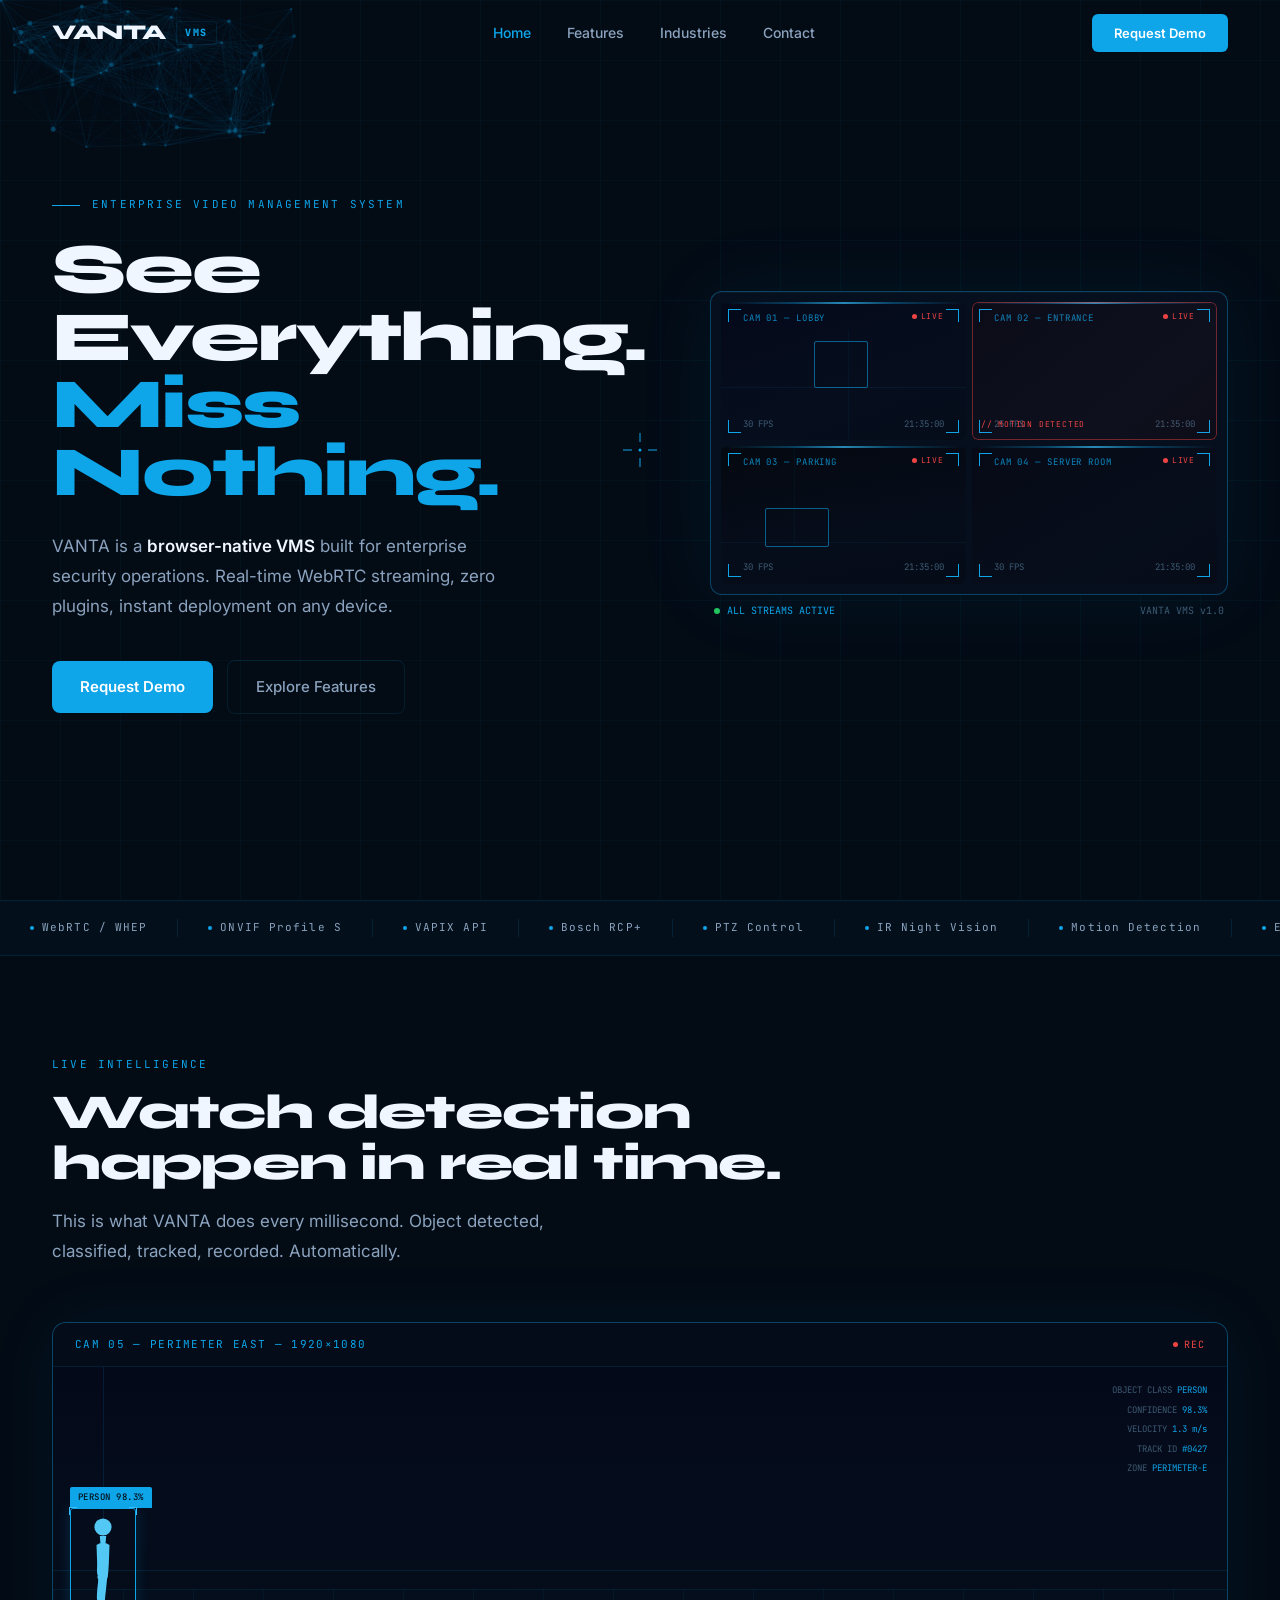
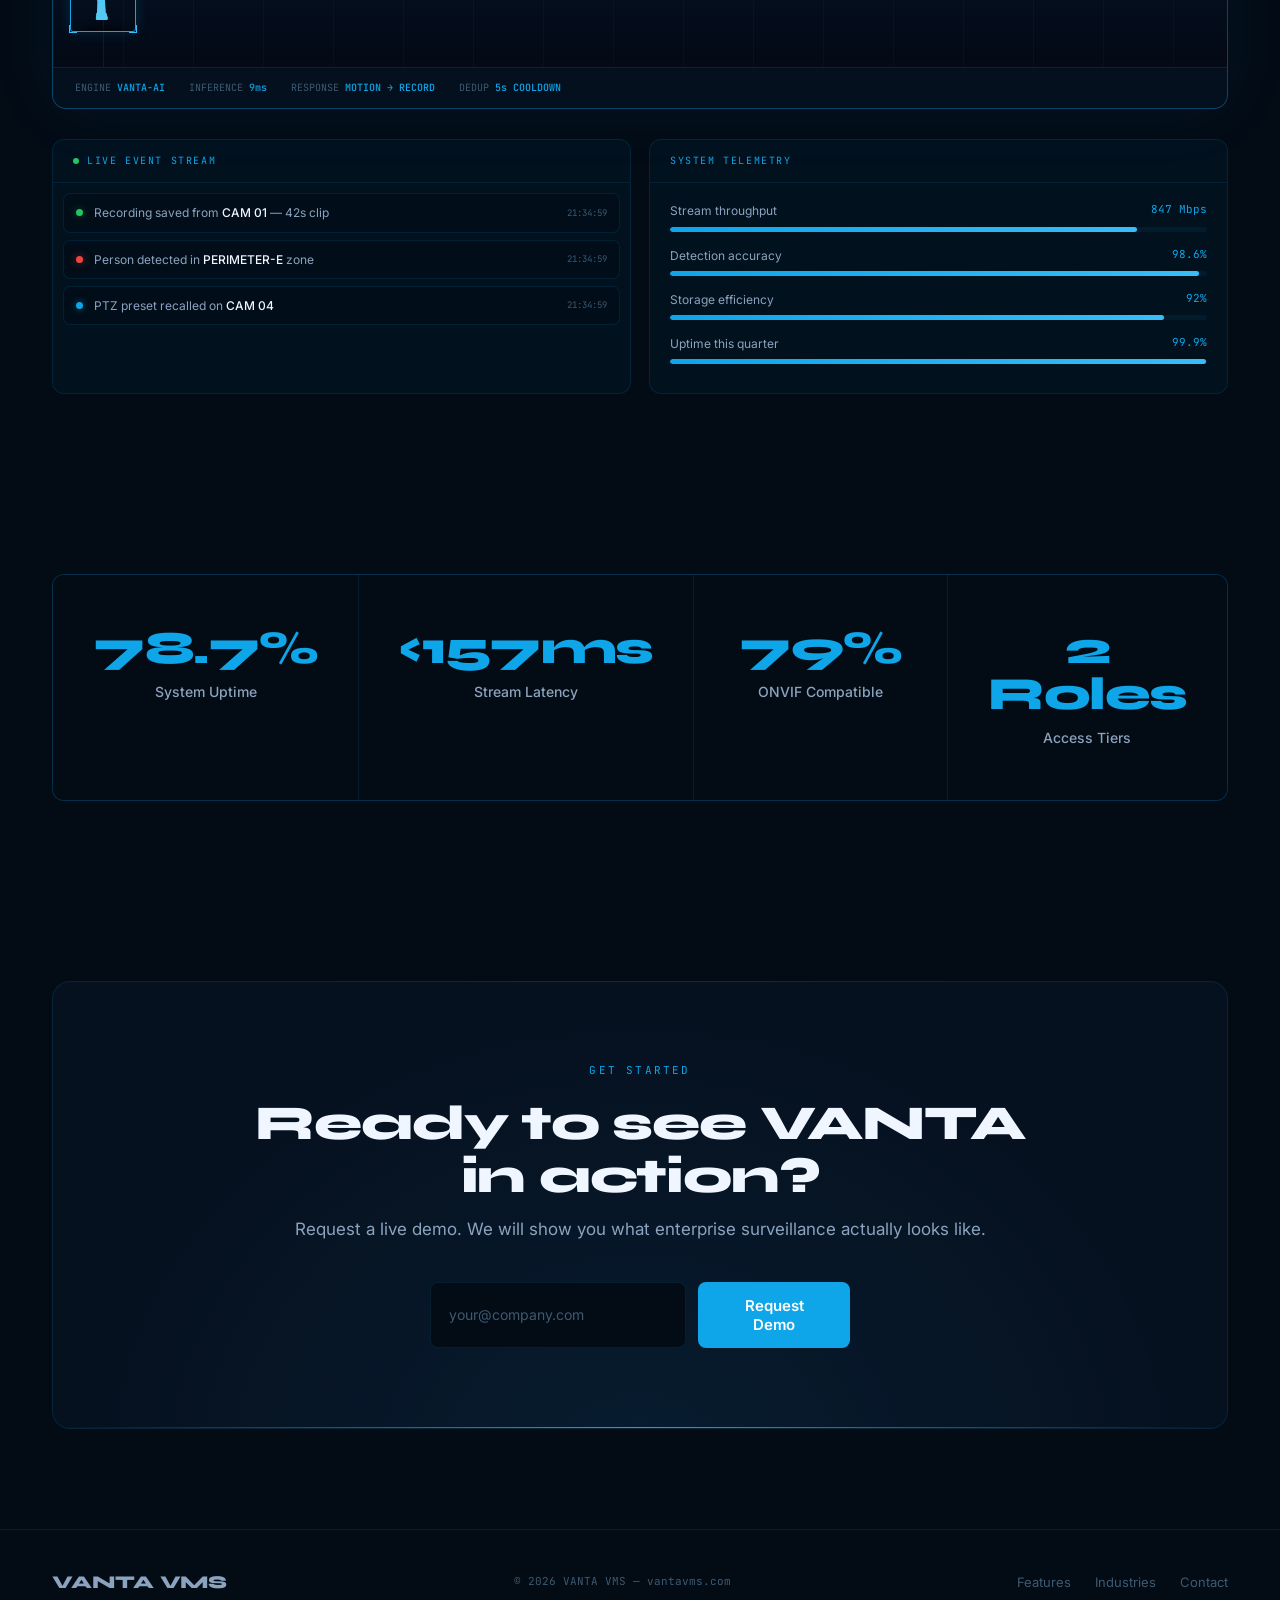
<file: index.html>
<!DOCTYPE html>
<html lang="en">
<head>
<meta charset="UTF-8">
<meta name="viewport" content="width=device-width, initial-scale=1.0">
<title>VANTA VMS — See Everything. Miss Nothing.</title>
<meta name="description" content="Browser-native enterprise video management system. WebRTC streaming, AI motion detection, PTZ control.">
<link rel="preconnect" href="https://fonts.googleapis.com">
<link rel="preconnect" href="https://fonts.gstatic.com" crossorigin>
<link href="https://fonts.googleapis.com/css2?family=Syne:wght@700;800&family=Inter:wght@300;400;500;600;700&family=JetBrains+Mono:wght@400;500&display=swap" rel="stylesheet">
<link rel="stylesheet" href="css/style.css">
</head>
<body>
<div id="reticle"><div class="rl t"></div><div class="rl b"></div><div class="rl l"></div><div class="rl r"></div><div class="rc"></div><div class="rring"></div></div>
<div id="ret-label">TRACKING</div>
<nav id="nav" class="scrolled">
  <a href="index.html" class="nav-logo">VANTA <span>VMS</span></a>
  <ul class="nav-links">
    <li><a href="index.html" class="active">Home</a></li>
    <li><a href="features.html">Features</a></li>
    <li><a href="industries.html">Industries</a></li>
    <li><a href="contact.html">Contact</a></li>
  </ul>
  <a href="contact.html" class="nav-cta">Request Demo</a>
</nav>

<section id="hero">
  <canvas id="hero-canvas"></canvas>
  <div class="hero-grid"></div>
  <div class="hero-content">
    <div>
      <div class="hero-eyebrow">Enterprise Video Management System</div>
      <h1 class="hero-title">See Everything.<br><span class="ac">Miss Nothing.</span></h1>
      <p class="hero-sub">VANTA is a <strong>browser-native VMS</strong> built for enterprise security operations. Real-time WebRTC streaming, zero plugins, instant deployment on any device.</p>
      <div class="hero-acts">
        <a href="contact.html" class="btn-p">Request Demo</a>
        <a href="features.html" class="btn-g">Explore Features</a>
      </div>
    </div>
    <div>
      <div class="cam-wrap">
        <div class="cam-grid" id="camgrid">
<div class="cam-feed">
            <div class="cam-bg"></div><div class="scene-lines"></div>
            <div class="cam-scan"></div>
            <div class="cc tl"></div><div class="cc tr"></div><div class="cc bl"></div><div class="cc br"></div>
            <div class="cam-detect" style="top:28%;left:38%;width:22%;height:34%"></div>
            <div class="cam-lbl">CAM 01 &mdash; LOBBY</div>
            <div class="cam-live-badge"><div class="live-dot"></div>LIVE</div>
            <div class="cam-fps">30 FPS</div>
            <div class="cam-ts" id="ts0"></div>
            <div class="cam-motion" id="m0"><div class="motion-lbl">// MOTION DETECTED</div></div>
            <div class="cam-hover"></div>
          </div>
<div class="cam-feed">
            <div class="cam-bg"></div><div class="scene-lines"></div>
            <div class="cam-scan"></div>
            <div class="cc tl"></div><div class="cc tr"></div><div class="cc bl"></div><div class="cc br"></div>
            
            <div class="cam-lbl">CAM 02 &mdash; ENTRANCE</div>
            <div class="cam-live-badge"><div class="live-dot"></div>LIVE</div>
            <div class="cam-fps">25 FPS</div>
            <div class="cam-ts" id="ts1"></div>
            <div class="cam-motion" id="m1"><div class="motion-lbl">// MOTION DETECTED</div></div>
            <div class="cam-hover"></div>
          </div>
<div class="cam-feed">
            <div class="cam-bg"></div><div class="scene-lines"></div>
            <div class="cam-scan"></div>
            <div class="cc tl"></div><div class="cc tr"></div><div class="cc bl"></div><div class="cc br"></div>
            <div class="cam-detect" style="top:45%;left:18%;width:26%;height:28%"></div>
            <div class="cam-lbl">CAM 03 &mdash; PARKING</div>
            <div class="cam-live-badge"><div class="live-dot"></div>LIVE</div>
            <div class="cam-fps">30 FPS</div>
            <div class="cam-ts" id="ts2"></div>
            <div class="cam-motion" id="m2"><div class="motion-lbl">// MOTION DETECTED</div></div>
            <div class="cam-hover"></div>
          </div>
<div class="cam-feed">
            <div class="cam-bg"></div><div class="scene-lines"></div>
            <div class="cam-scan"></div>
            <div class="cc tl"></div><div class="cc tr"></div><div class="cc bl"></div><div class="cc br"></div>
            
            <div class="cam-lbl">CAM 04 &mdash; SERVER ROOM</div>
            <div class="cam-live-badge"><div class="live-dot"></div>LIVE</div>
            <div class="cam-fps">30 FPS</div>
            <div class="cam-ts" id="ts3"></div>
            <div class="cam-motion" id="m3"><div class="motion-lbl">// MOTION DETECTED</div></div>
            <div class="cam-hover"></div>
          </div>
        </div>
        <div class="cam-statusbar">
          <div class="sb-left"><div class="sb-dot"></div>ALL STREAMS ACTIVE</div>
          <div class="sb-right" id="sb-time"></div>
        </div>
      </div>
    </div>
  </div>
</section>

<div class="strip"><div class="strip-track" id="strip-track"></div></div>

<!-- LIVE DETECTION DEMO -->
<div class="sec" id="detection">
  <div class="rv">
    <div class="ey">Live Intelligence</div>
    <h2 class="sec-h">Watch detection<br>happen in real time.</h2>
    <p class="sec-sub">This is what VANTA does every millisecond. Object detected, classified, tracked, recorded. Automatically.</p>
  </div>
  <div class="det-wrap rv d1">
    <div class="det-head">
      <div class="det-head-l">CAM 05 &mdash; PERIMETER EAST &mdash; 1920&times;1080</div>
      <div class="det-head-r"><div class="live-dot"></div>REC</div>
    </div>
    <div class="det-stage" id="detstage">
      <div class="det-crosshair-x" id="chx"></div>
      <div class="det-crosshair-y" id="chy"></div>
      <div class="det-floor"></div>
      <div class="det-gridfloor"></div>
      <div class="walker-shadow" id="wshadow" style="bottom:11.5%"></div>
      <svg id="walker" width="58" height="116" viewBox="0 0 58 116">
        <ellipse cx="29" cy="111" rx="0" ry="0"/>
        <g fill="#54c8f5">
          <g id="armB" style="transform-origin:29px 40px;opacity:.45">
            <path d="M26 36 L23.5 56 Q23 60 24.5 63 L28.5 62 Q28 58 28.6 54 L31 38 Z"/>
          </g>
          <g id="legB" style="transform-origin:29px 64px;opacity:.45">
            <path d="M25 60 L23 82 Q22.6 86 23.5 90 L23 102 L31.5 102 L30.5 88 Q31 82 31.8 76 L33 62 Z"/>
            <path d="M22.5 101 L32 101 L33.5 106 Q34 108 32 108 L23 108 Q21.5 108 22 105.5 Z"/>
          </g>
          <path d="M22.5 33 Q29 28.5 35.5 33 L34.8 52 Q34.5 60 33.5 66 Q29 69 24.5 66 Q23.4 60 23.2 52 Z"/>
          <path d="M25.8 24 L32.2 24 L31.6 31 L26.4 31 Z"/>
          <circle cx="29" cy="15" r="8.6"/>
          <path d="M21.8 16 Q20.6 11 24 7.6 Q22 13 22.8 17 Z" opacity=".8"/>
          <g id="legF" style="transform-origin:29px 64px">
            <path d="M25 60 L23 82 Q22.6 86 23.5 90 L23 102 L32 102 L31 88 Q31.4 82 32.2 76 L33.5 62 Z"/>
            <path d="M22.5 101 L32.5 101 L34 106 Q34.5 108 32.5 108 L23 108 Q21.5 108 22 105.5 Z"/>
          </g>
          <g id="armF" style="transform-origin:29px 40px">
            <path d="M25.5 35.5 L23 57 Q22.6 61 24 64.5 L28.5 63.5 Q28 59 28.6 55 L31 37.5 Z"/>
            <circle cx="26" cy="65" r="2.6"/>
          </g>
        </g>
      </svg>
      <div id="detbox" style="width:74px;height:124px">
        <div class="db-lbl" id="dblbl">PERSON 98.2%</div>
        <div class="db-c tl"></div><div class="db-c tr"></div><div class="db-c bl"></div><div class="db-c br"></div>
      </div>
      <div class="det-telemetry">
        <div>OBJECT CLASS <span class="tv">PERSON</span></div>
        <div>CONFIDENCE <span class="tv" id="tconf">98.2%</span></div>
        <div>VELOCITY <span class="tv" id="tvel">1.3 m/s</span></div>
        <div>TRACK ID <span class="tv">#0427</span></div>
        <div>ZONE <span class="tv">PERIMETER-E</span></div>
      </div>
    </div>
    <div class="det-foot">
      <span>ENGINE <b>VANTA-AI</b></span>
      <span>INFERENCE <b id="tinf">11ms</b></span>
      <span>RESPONSE <b>MOTION &rarr; RECORD</b></span>
      <span>DEDUP <b>5s COOLDOWN</b></span>
    </div>
  </div>
  <div class="feed-wrap">
    <div class="feed-col rv d2">
      <div class="feed-title"><div class="sb-dot"></div>LIVE EVENT STREAM</div>
      <div class="feed-list" id="feedlist"></div>
    </div>
    <div class="feed-col rv d3">
      <div class="feed-title">SYSTEM TELEMETRY</div>
      <div class="feed-stats">
        <div class="fs-row"><div class="fs-head"><span>Stream throughput</span><span id="fsv0">0 Mbps</span></div><div class="fs-bar"><div class="fs-fill" id="fsb0"></div></div></div>
        <div class="fs-row"><div class="fs-head"><span>Detection accuracy</span><span id="fsv1">0%</span></div><div class="fs-bar"><div class="fs-fill" id="fsb1"></div></div></div>
        <div class="fs-row"><div class="fs-head"><span>Storage efficiency</span><span id="fsv2">0%</span></div><div class="fs-bar"><div class="fs-fill" id="fsb2"></div></div></div>
        <div class="fs-row"><div class="fs-head"><span>Uptime this quarter</span><span id="fsv3">0%</span></div><div class="fs-bar"><div class="fs-fill" id="fsb3"></div></div></div>
      </div>
    </div>
  </div>
</div>

<div style="padding:80px 52px" id="stats">
  <div class="stat-grid">
    <div class="stat-cell rv"><div class="stat-n" data-t="99.9" data-s="%" data-dec="1">0%</div><div class="stat-l">System Uptime</div></div>
    <div class="stat-cell rv d1"><div class="stat-n" data-t="200" data-p="&lt;" data-s="ms">0</div><div class="stat-l">Stream Latency</div></div>
    <div class="stat-cell rv d2"><div class="stat-n" data-t="100" data-s="%">0</div><div class="stat-l">ONVIF Compatible</div></div>
    <div class="stat-cell rv d3"><div class="stat-n" data-t="3" data-s=" Roles">0</div><div class="stat-l">Access Tiers</div></div>
  </div>
</div>

<div class="sec" id="cta">
  <div class="cta-box rv">
    <div class="ey" style="text-align:center;margin-bottom:18px">Get Started</div>
    <h2 class="cta-t">Ready to see VANTA<br>in action?</h2>
    <p class="cta-s">Request a live demo. We will show you what enterprise surveillance actually looks like.</p>
    <div class="cta-row">
      <input type="email" class="cta-inp" placeholder="your@company.com" id="demo-email">
      <button class="btn-p" id="demo-btn" onclick="handleDemo()">Request Demo</button>
    </div>
  </div>
</div>

<footer>
  <div class="foot-logo">VANTA VMS</div>
  <div class="foot-copy">&#169; 2026 VANTA VMS &mdash; vantavms.com</div>
  <div class="foot-links">
    <a href="features.html">Features</a>
    <a href="industries.html">Industries</a>
    <a href="contact.html">Contact</a>
  </div>
</footer>
<script src="js/main.js"></script>
</body>
</html>
</file>
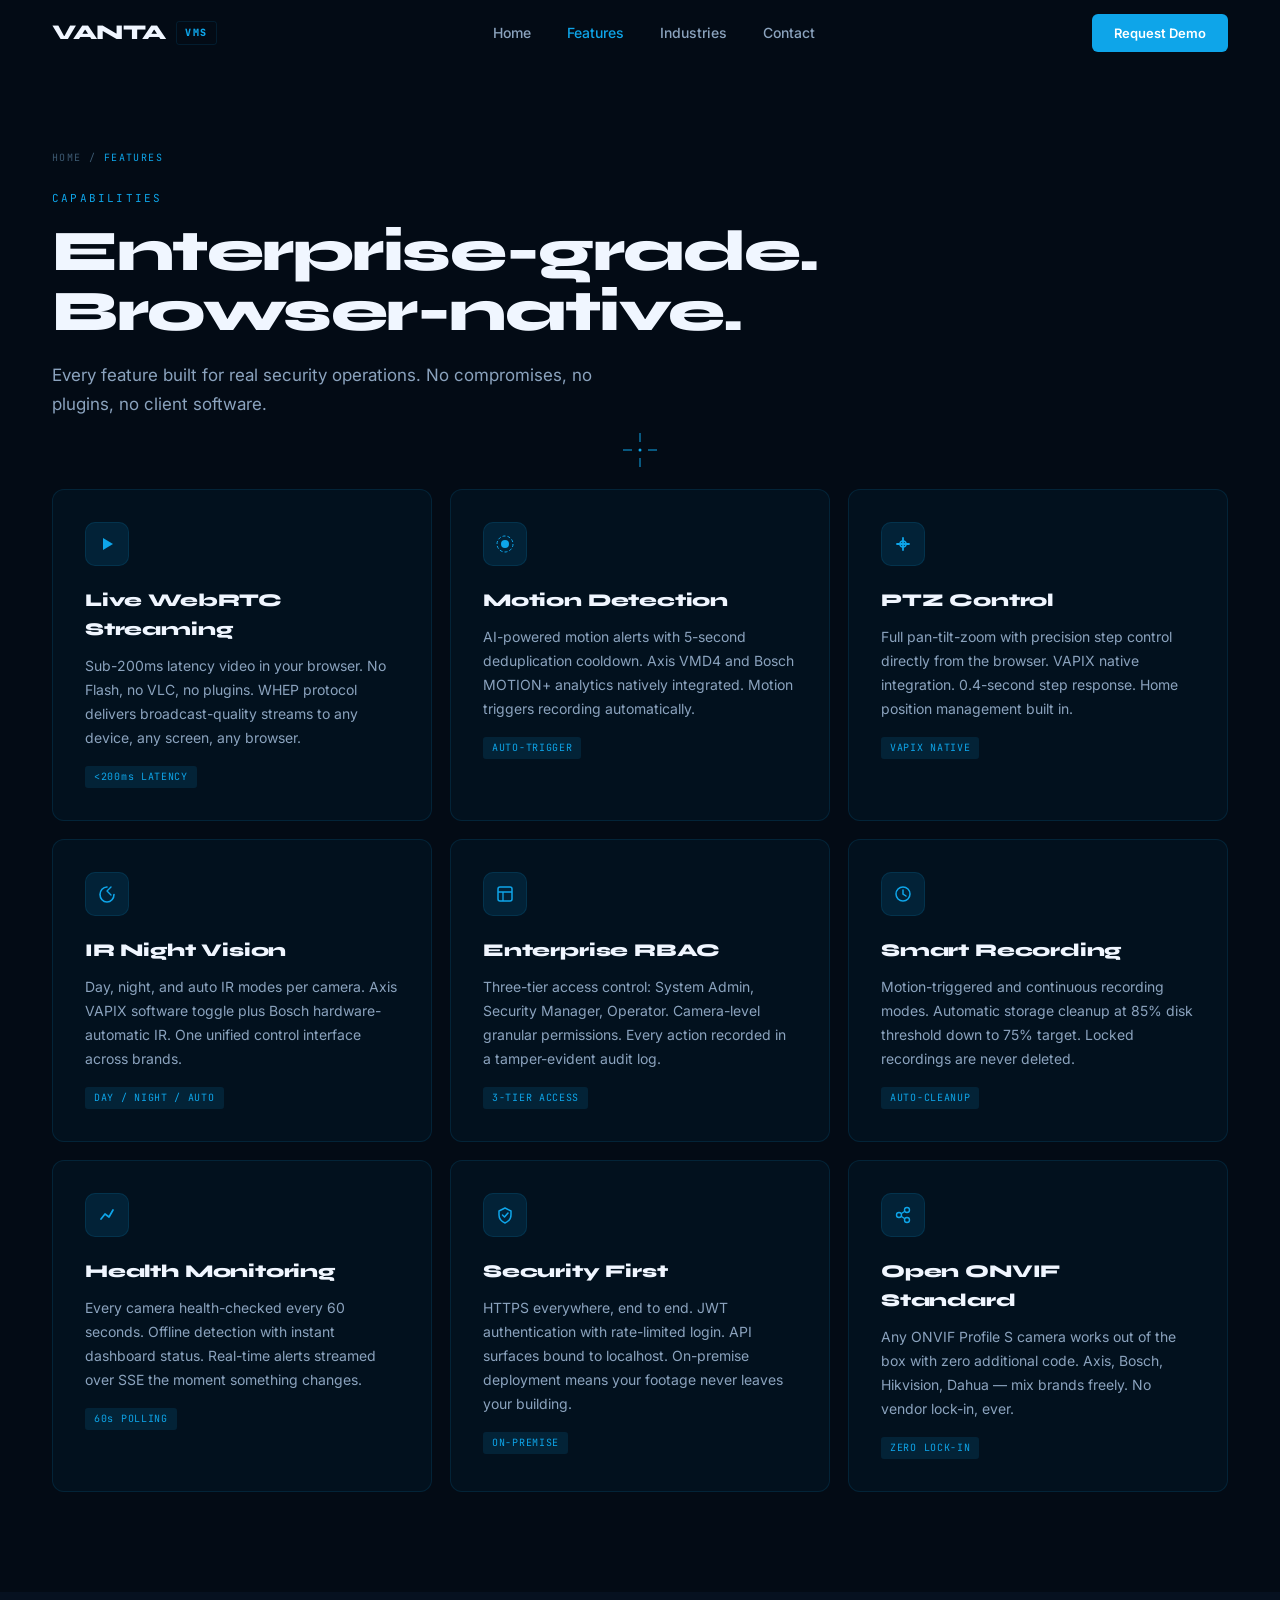
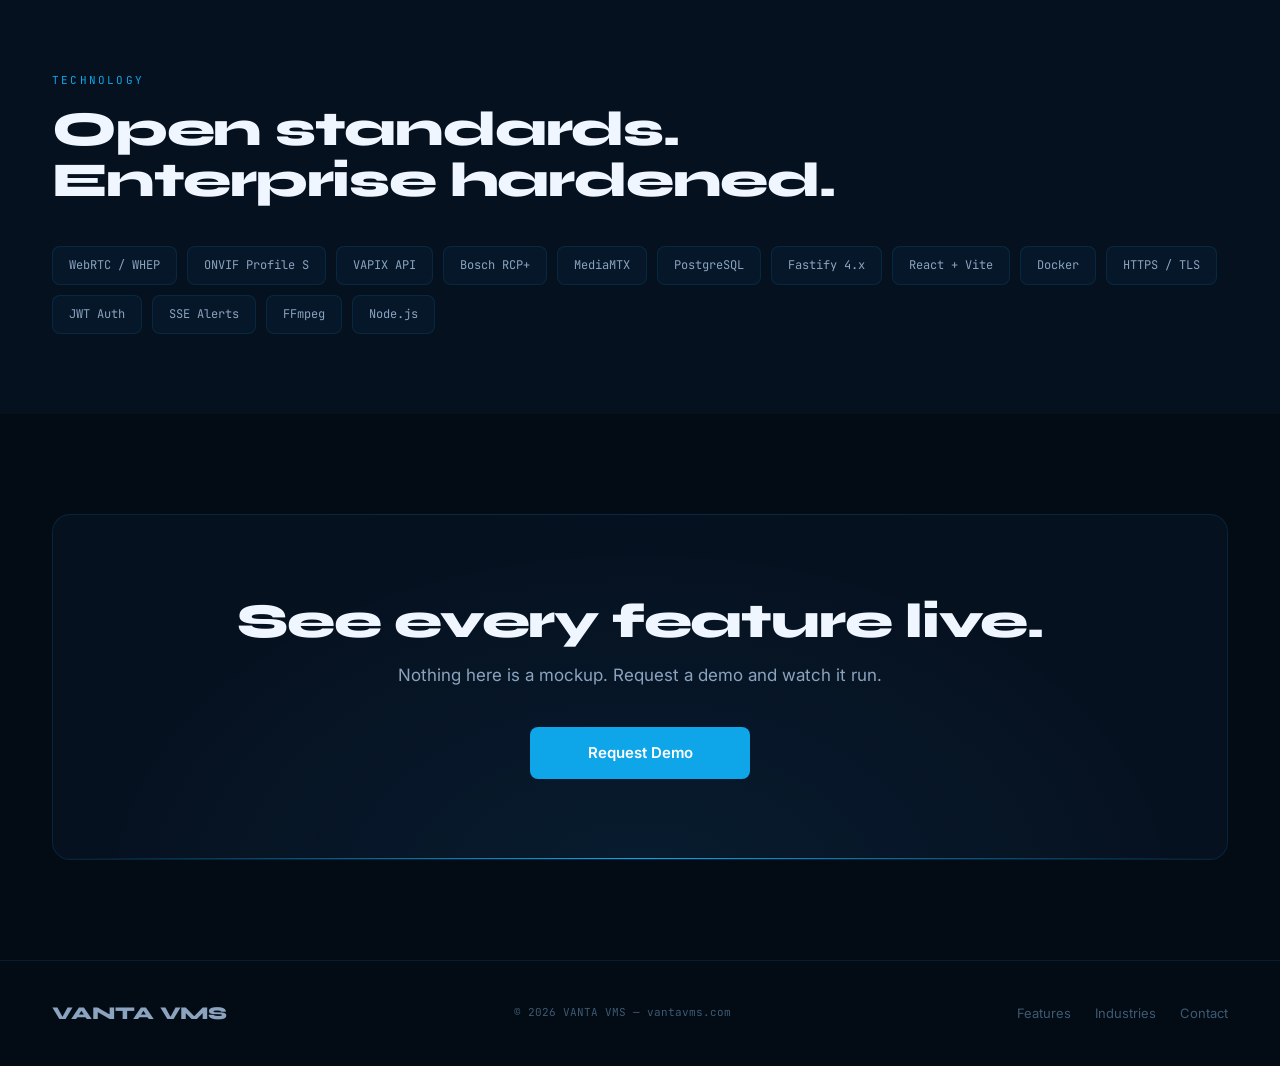
<file: features.html>
<!DOCTYPE html>
<html lang="en">
<head>
<meta charset="UTF-8">
<meta name="viewport" content="width=device-width, initial-scale=1.0">
<title>Features — VANTA VMS</title>
<meta name="description" content="Browser-native enterprise video management system. WebRTC streaming, AI motion detection, PTZ control.">
<link rel="preconnect" href="https://fonts.googleapis.com">
<link rel="preconnect" href="https://fonts.gstatic.com" crossorigin>
<link href="https://fonts.googleapis.com/css2?family=Syne:wght@700;800&family=Inter:wght@300;400;500;600;700&family=JetBrains+Mono:wght@400;500&display=swap" rel="stylesheet">
<link rel="stylesheet" href="css/style.css">
</head>
<body>
<div id="reticle"><div class="rl t"></div><div class="rl b"></div><div class="rl l"></div><div class="rl r"></div><div class="rc"></div><div class="rring"></div></div>
<div id="ret-label">TRACKING</div>
<nav id="nav" class="scrolled">
  <a href="index.html" class="nav-logo">VANTA <span>VMS</span></a>
  <ul class="nav-links">
    <li><a href="index.html">Home</a></li>
    <li><a href="features.html" class="active">Features</a></li>
    <li><a href="industries.html">Industries</a></li>
    <li><a href="contact.html">Contact</a></li>
  </ul>
  <a href="contact.html" class="nav-cta">Request Demo</a>
</nav>


<div class="page-hero">
  <div class="crumb"><a href="index.html">HOME</a> / <span>FEATURES</span></div>
  <div class="ey">Capabilities</div>
  <h1 class="sec-h">Enterprise-grade.<br>Browser-native.</h1>
  <p class="sec-sub">Every feature built for real security operations. No compromises, no plugins, no client software.</p>
</div>

<div class="sec" style="padding-top:0">
  <div class="feat-grid" style="margin-top:0">
    <div class="feat-card rv">
      <div class="feat-ico"><svg width="20" height="20" viewBox="0 0 20 20" fill="none"><polygon points="6,4 16,10 6,16" fill="#0ea5e9"/></svg></div>
      <div class="feat-name">Live WebRTC Streaming</div>
      <div class="feat-desc">Sub-200ms latency video in your browser. No Flash, no VLC, no plugins. WHEP protocol delivers broadcast-quality streams to any device, any screen, any browser.</div>
      <div class="feat-tag">&lt;200ms LATENCY</div>
    </div>
    <div class="feat-card rv d1">
      <div class="feat-ico"><svg width="20" height="20" viewBox="0 0 20 20" fill="none"><circle cx="10" cy="10" r="4" fill="#0ea5e9"/><circle cx="10" cy="10" r="8" stroke="#0ea5e9" stroke-width="1" fill="none" stroke-dasharray="3 2"/></svg></div>
      <div class="feat-name">Motion Detection</div>
      <div class="feat-desc">AI-powered motion alerts with 5-second deduplication cooldown. Axis VMD4 and Bosch MOTION+ analytics natively integrated. Motion triggers recording automatically.</div>
      <div class="feat-tag">AUTO-TRIGGER</div>
    </div>
    <div class="feat-card rv d2">
      <div class="feat-ico"><svg width="20" height="20" viewBox="0 0 20 20" fill="none"><path d="M10 4v12M4 10h12" stroke="#0ea5e9" stroke-width="1.8" stroke-linecap="round"/><circle cx="10" cy="10" r="3" stroke="#0ea5e9" stroke-width="1.5" fill="none"/></svg></div>
      <div class="feat-name">PTZ Control</div>
      <div class="feat-desc">Full pan-tilt-zoom with precision step control directly from the browser. VAPIX native integration. 0.4-second step response. Home position management built in.</div>
      <div class="feat-tag">VAPIX NATIVE</div>
    </div>
    <div class="feat-card rv">
      <div class="feat-ico"><svg width="20" height="20" viewBox="0 0 20 20" fill="none"><path d="M10 3 C6 3 3 6.5 3 10.5 C3 14.5 6 18 10 18 C14 18 17 14.5 17 10.5" stroke="#0ea5e9" stroke-width="1.6" fill="none" stroke-linecap="round"/><path d="M14 3 L10 7 L14 11" stroke="#0ea5e9" stroke-width="1.4" fill="none" stroke-linecap="round" stroke-linejoin="round"/></svg></div>
      <div class="feat-name">IR Night Vision</div>
      <div class="feat-desc">Day, night, and auto IR modes per camera. Axis VAPIX software toggle plus Bosch hardware-automatic IR. One unified control interface across brands.</div>
      <div class="feat-tag">DAY / NIGHT / AUTO</div>
    </div>
    <div class="feat-card rv d1">
      <div class="feat-ico"><svg width="20" height="20" viewBox="0 0 20 20" fill="none"><rect x="3" y="3" width="14" height="14" rx="2" stroke="#0ea5e9" stroke-width="1.5" fill="none"/><path d="M3 8h14M8 8v9" stroke="#0ea5e9" stroke-width="1.3"/></svg></div>
      <div class="feat-name">Enterprise RBAC</div>
      <div class="feat-desc">Three-tier access control: System Admin, Security Manager, Operator. Camera-level granular permissions. Every action recorded in a tamper-evident audit log.</div>
      <div class="feat-tag">3-TIER ACCESS</div>
    </div>
    <div class="feat-card rv d2">
      <div class="feat-ico"><svg width="20" height="20" viewBox="0 0 20 20" fill="none"><circle cx="10" cy="10" r="7" stroke="#0ea5e9" stroke-width="1.5" fill="none"/><path d="M10 6v4l3 2" stroke="#0ea5e9" stroke-width="1.5" stroke-linecap="round"/></svg></div>
      <div class="feat-name">Smart Recording</div>
      <div class="feat-desc">Motion-triggered and continuous recording modes. Automatic storage cleanup at 85% disk threshold down to 75% target. Locked recordings are never deleted.</div>
      <div class="feat-tag">AUTO-CLEANUP</div>
    </div>
    <div class="feat-card rv">
      <div class="feat-ico"><svg width="20" height="20" viewBox="0 0 20 20" fill="none"><path d="M4 14 L8 9 L12 12 L16 5" stroke="#0ea5e9" stroke-width="1.7" fill="none" stroke-linecap="round" stroke-linejoin="round"/></svg></div>
      <div class="feat-name">Health Monitoring</div>
      <div class="feat-desc">Every camera health-checked every 60 seconds. Offline detection with instant dashboard status. Real-time alerts streamed over SSE the moment something changes.</div>
      <div class="feat-tag">60s POLLING</div>
    </div>
    <div class="feat-card rv d1">
      <div class="feat-ico"><svg width="20" height="20" viewBox="0 0 20 20" fill="none"><path d="M10 3l6 3v4c0 4-2.5 6.5-6 8-3.5-1.5-6-4-6-8V6z" stroke="#0ea5e9" stroke-width="1.5" fill="none" stroke-linejoin="round"/><path d="M7.5 10l2 2 3.5-4" stroke="#0ea5e9" stroke-width="1.5" fill="none" stroke-linecap="round" stroke-linejoin="round"/></svg></div>
      <div class="feat-name">Security First</div>
      <div class="feat-desc">HTTPS everywhere, end to end. JWT authentication with rate-limited login. API surfaces bound to localhost. On-premise deployment means your footage never leaves your building.</div>
      <div class="feat-tag">ON-PREMISE</div>
    </div>
    <div class="feat-card rv d2">
      <div class="feat-ico"><svg width="20" height="20" viewBox="0 0 20 20" fill="none"><circle cx="6" cy="10" r="2.5" stroke="#0ea5e9" stroke-width="1.4" fill="none"/><circle cx="14" cy="5" r="2.5" stroke="#0ea5e9" stroke-width="1.4" fill="none"/><circle cx="14" cy="15" r="2.5" stroke="#0ea5e9" stroke-width="1.4" fill="none"/><path d="M8.2 8.8l3.6-2.6M8.2 11.2l3.6 2.6" stroke="#0ea5e9" stroke-width="1.3"/></svg></div>
      <div class="feat-name">Open ONVIF Standard</div>
      <div class="feat-desc">Any ONVIF Profile S camera works out of the box with zero additional code. Axis, Bosch, Hikvision, Dahua &mdash; mix brands freely. No vendor lock-in, ever.</div>
      <div class="feat-tag">ZERO LOCK-IN</div>
    </div>
  </div>
</div>

<div class="sec-full" style="background:var(--bg2);padding:80px 52px">
  <div class="sec-inner">
    <div class="rv"><div class="ey">Technology</div><h2 class="sec-h">Open standards.<br>Enterprise hardened.</h2></div>
    <div class="tech-badges rv">
      <div class="tbadge">WebRTC / WHEP</div><div class="tbadge">ONVIF Profile S</div>
      <div class="tbadge">VAPIX API</div><div class="tbadge">Bosch RCP+</div>
      <div class="tbadge">MediaMTX</div><div class="tbadge">PostgreSQL</div>
      <div class="tbadge">Fastify 4.x</div><div class="tbadge">React + Vite</div>
      <div class="tbadge">Docker</div><div class="tbadge">HTTPS / TLS</div>
      <div class="tbadge">JWT Auth</div><div class="tbadge">SSE Alerts</div>
      <div class="tbadge">FFmpeg</div><div class="tbadge">Node.js</div>
    </div>
  </div>
</div>

<div class="sec">
  <div class="cta-box rv">
    <h2 class="cta-t">See every feature live.</h2>
    <p class="cta-s">Nothing here is a mockup. Request a demo and watch it run.</p>
    <div class="cta-row" style="max-width:220px">
      <a href="contact.html" class="btn-p" style="width:100%;text-align:center">Request Demo</a>
    </div>
  </div>
</div>

<footer>
  <div class="foot-logo">VANTA VMS</div>
  <div class="foot-copy">&#169; 2026 VANTA VMS &mdash; vantavms.com</div>
  <div class="foot-links">
    <a href="features.html">Features</a>
    <a href="industries.html">Industries</a>
    <a href="contact.html">Contact</a>
  </div>
</footer>
<script src="js/main.js"></script>
</body>
</html>
</file>
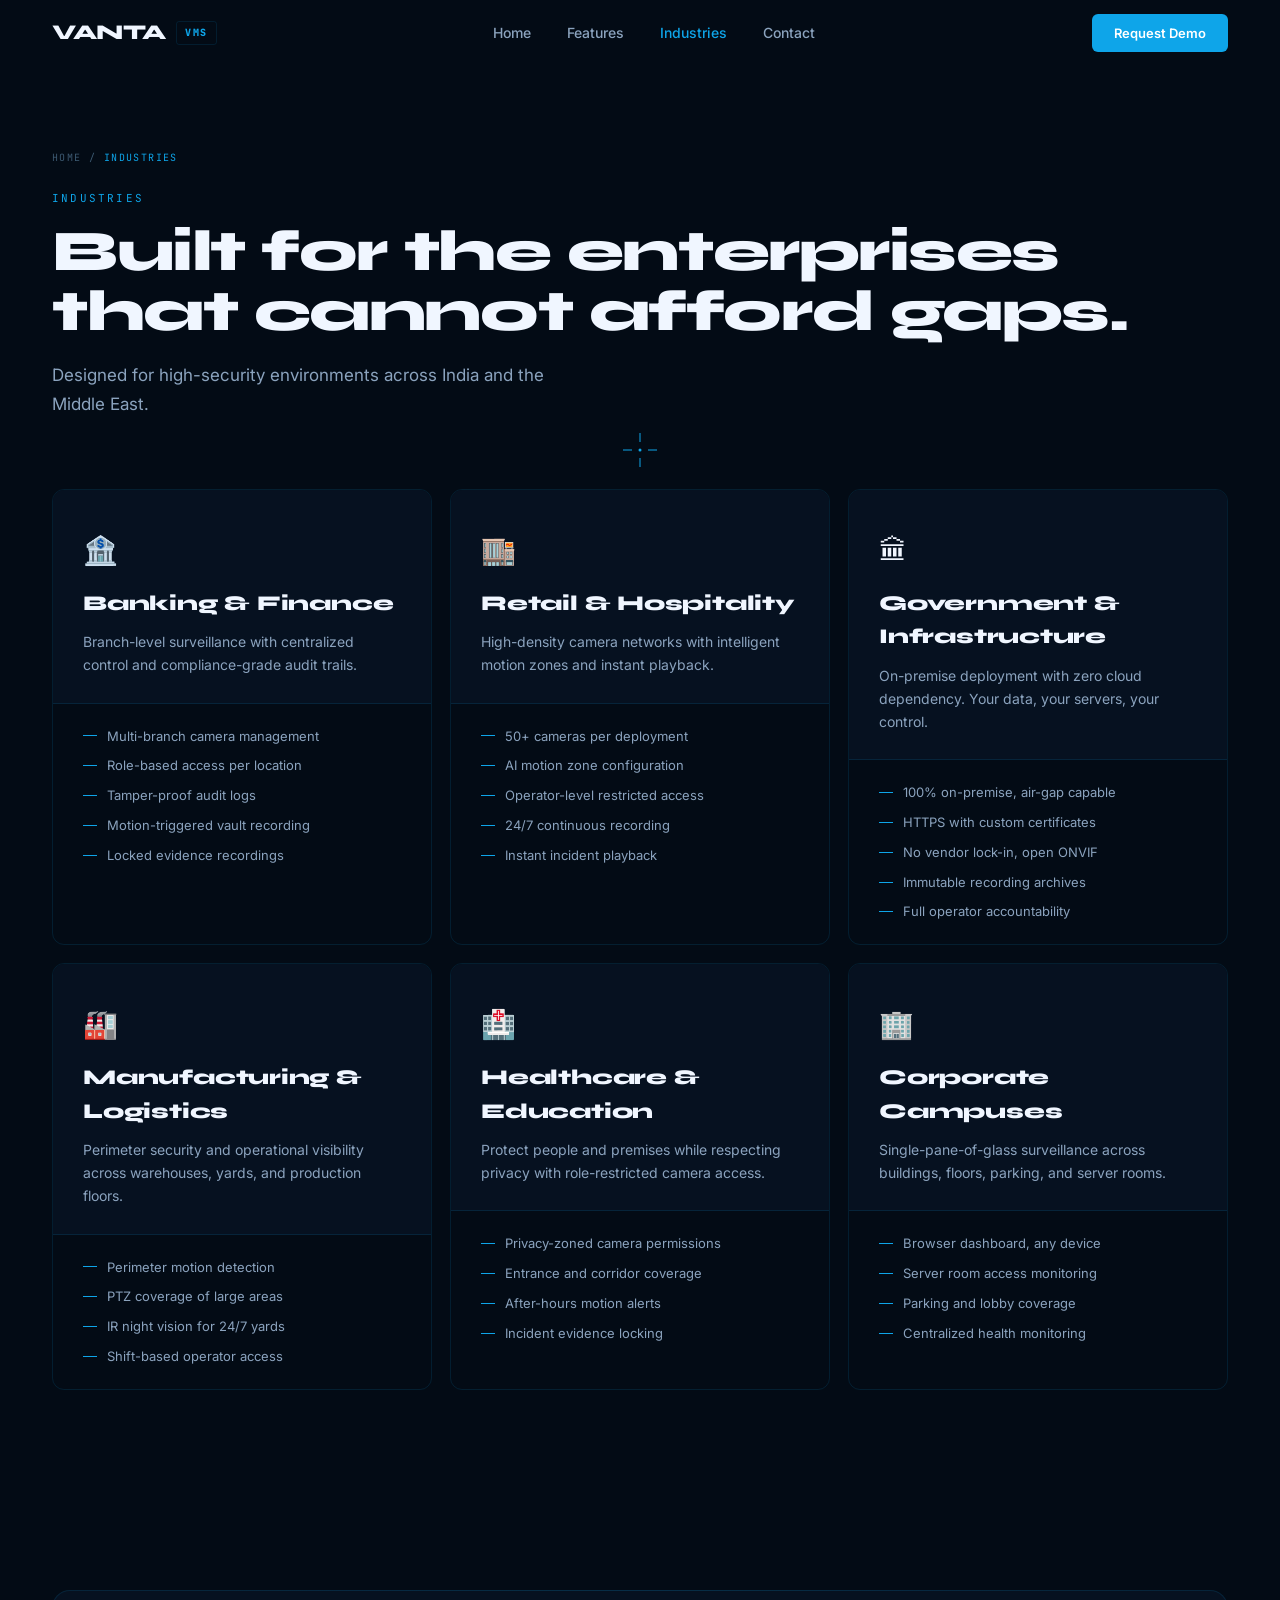
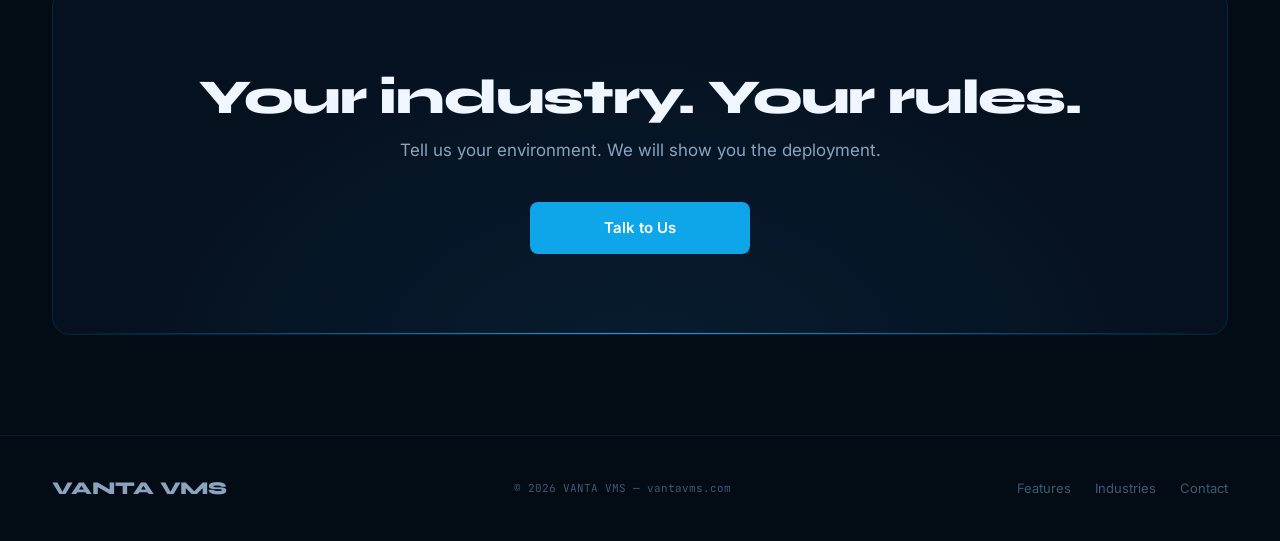
<file: industries.html>
<!DOCTYPE html>
<html lang="en">
<head>
<meta charset="UTF-8">
<meta name="viewport" content="width=device-width, initial-scale=1.0">
<title>Industries — VANTA VMS</title>
<meta name="description" content="Browser-native enterprise video management system. WebRTC streaming, AI motion detection, PTZ control.">
<link rel="preconnect" href="https://fonts.googleapis.com">
<link rel="preconnect" href="https://fonts.gstatic.com" crossorigin>
<link href="https://fonts.googleapis.com/css2?family=Syne:wght@700;800&family=Inter:wght@300;400;500;600;700&family=JetBrains+Mono:wght@400;500&display=swap" rel="stylesheet">
<link rel="stylesheet" href="css/style.css">
</head>
<body>
<div id="reticle"><div class="rl t"></div><div class="rl b"></div><div class="rl l"></div><div class="rl r"></div><div class="rc"></div><div class="rring"></div></div>
<div id="ret-label">TRACKING</div>
<nav id="nav" class="scrolled">
  <a href="index.html" class="nav-logo">VANTA <span>VMS</span></a>
  <ul class="nav-links">
    <li><a href="index.html">Home</a></li>
    <li><a href="features.html">Features</a></li>
    <li><a href="industries.html" class="active">Industries</a></li>
    <li><a href="contact.html">Contact</a></li>
  </ul>
  <a href="contact.html" class="nav-cta">Request Demo</a>
</nav>


<div class="page-hero">
  <div class="crumb"><a href="index.html">HOME</a> / <span>INDUSTRIES</span></div>
  <div class="ey">Industries</div>
  <h1 class="sec-h">Built for the enterprises<br>that cannot afford gaps.</h1>
  <p class="sec-sub">Designed for high-security environments across India and the Middle East.</p>
</div>

<div class="sec" style="padding-top:0">
  <div class="case-grid" style="margin-top:0">
    <div class="case-card rv">
      <div class="case-head">
        <span class="case-ico">&#x1F3E6;</span>
        <div class="case-t">Banking &amp; Finance</div>
        <div class="case-d">Branch-level surveillance with centralized control and compliance-grade audit trails.</div>
      </div>
      <div class="case-body">
        <ul class="case-list">
          <li>Multi-branch camera management</li>
          <li>Role-based access per location</li>
          <li>Tamper-proof audit logs</li>
          <li>Motion-triggered vault recording</li>
          <li>Locked evidence recordings</li>
        </ul>
      </div>
    </div>
    <div class="case-card rv d1">
      <div class="case-head">
        <span class="case-ico">&#x1F3EC;</span>
        <div class="case-t">Retail &amp; Hospitality</div>
        <div class="case-d">High-density camera networks with intelligent motion zones and instant playback.</div>
      </div>
      <div class="case-body">
        <ul class="case-list">
          <li>50+ cameras per deployment</li>
          <li>AI motion zone configuration</li>
          <li>Operator-level restricted access</li>
          <li>24/7 continuous recording</li>
          <li>Instant incident playback</li>
        </ul>
      </div>
    </div>
    <div class="case-card rv d2">
      <div class="case-head">
        <span class="case-ico">&#x1F3DB;</span>
        <div class="case-t">Government &amp; Infrastructure</div>
        <div class="case-d">On-premise deployment with zero cloud dependency. Your data, your servers, your control.</div>
      </div>
      <div class="case-body">
        <ul class="case-list">
          <li>100% on-premise, air-gap capable</li>
          <li>HTTPS with custom certificates</li>
          <li>No vendor lock-in, open ONVIF</li>
          <li>Immutable recording archives</li>
          <li>Full operator accountability</li>
        </ul>
      </div>
    </div>
    <div class="case-card rv">
      <div class="case-head">
        <span class="case-ico">&#x1F3ED;</span>
        <div class="case-t">Manufacturing &amp; Logistics</div>
        <div class="case-d">Perimeter security and operational visibility across warehouses, yards, and production floors.</div>
      </div>
      <div class="case-body">
        <ul class="case-list">
          <li>Perimeter motion detection</li>
          <li>PTZ coverage of large areas</li>
          <li>IR night vision for 24/7 yards</li>
          <li>Shift-based operator access</li>
        </ul>
      </div>
    </div>
    <div class="case-card rv d1">
      <div class="case-head">
        <span class="case-ico">&#x1F3E5;</span>
        <div class="case-t">Healthcare &amp; Education</div>
        <div class="case-d">Protect people and premises while respecting privacy with role-restricted camera access.</div>
      </div>
      <div class="case-body">
        <ul class="case-list">
          <li>Privacy-zoned camera permissions</li>
          <li>Entrance and corridor coverage</li>
          <li>After-hours motion alerts</li>
          <li>Incident evidence locking</li>
        </ul>
      </div>
    </div>
    <div class="case-card rv d2">
      <div class="case-head">
        <span class="case-ico">&#x1F3E2;</span>
        <div class="case-t">Corporate Campuses</div>
        <div class="case-d">Single-pane-of-glass surveillance across buildings, floors, parking, and server rooms.</div>
      </div>
      <div class="case-body">
        <ul class="case-list">
          <li>Browser dashboard, any device</li>
          <li>Server room access monitoring</li>
          <li>Parking and lobby coverage</li>
          <li>Centralized health monitoring</li>
        </ul>
      </div>
    </div>
  </div>
</div>

<div class="sec">
  <div class="cta-box rv">
    <h2 class="cta-t">Your industry. Your rules.</h2>
    <p class="cta-s">Tell us your environment. We will show you the deployment.</p>
    <div class="cta-row" style="max-width:220px">
      <a href="contact.html" class="btn-p" style="width:100%;text-align:center">Talk to Us</a>
    </div>
  </div>
</div>

<footer>
  <div class="foot-logo">VANTA VMS</div>
  <div class="foot-copy">&#169; 2026 VANTA VMS &mdash; vantavms.com</div>
  <div class="foot-links">
    <a href="features.html">Features</a>
    <a href="industries.html">Industries</a>
    <a href="contact.html">Contact</a>
  </div>
</footer>
<script src="js/main.js"></script>
</body>
</html>
</file>
<file: css/style.css>
:root{
  --bg:#030b15;--bg2:#061120;--bgc:rgba(14,165,233,0.04);
  --blue:#0ea5e9;--blt:#38bdf8;--bglow:rgba(14,165,233,0.32);
  --bdim:rgba(14,165,233,0.12);--red:#ef4444;--grn:#22c55e;
  --txt:#f0f6ff;--mut:#8ba3be;--dim:#3d5a72;
  --brd:rgba(14,165,233,0.13);--brdh:rgba(14,165,233,0.36);
  --dp:'Syne',sans-serif;--bd:'Inter',sans-serif;--mn:'JetBrains Mono',monospace;
}
*,*::before,*::after{margin:0;padding:0;box-sizing:border-box}
html{scroll-behavior:smooth}
body{background:var(--bg);color:var(--txt);font-family:var(--bd);overflow-x:hidden;line-height:1.6}
::-webkit-scrollbar{width:4px}
::-webkit-scrollbar-track{background:var(--bg)}
::-webkit-scrollbar-thumb{background:var(--bdim);border-radius:2px}

/* NAV */
nav{position:fixed;top:0;left:0;right:0;z-index:100;display:flex;align-items:center;justify-content:space-between;padding:0 52px;height:66px;transition:background .3s,border-bottom .3s}
nav.scrolled{background:rgba(3,11,21,.92);backdrop-filter:blur(18px);border-bottom:1px solid var(--brd)}
.nav-logo{font-family:var(--dp);font-size:21px;font-weight:800;color:var(--txt);letter-spacing:-.02em;text-decoration:none;display:flex;align-items:center;gap:10px}
.nav-logo span{font-family:var(--mn);font-size:10px;color:var(--blue);letter-spacing:.16em;padding:3px 8px;border:1px solid var(--bdim);border-radius:3px}
.nav-links{display:flex;align-items:center;gap:36px;list-style:none}
.nav-links a{color:var(--mut);text-decoration:none;font-size:14px;font-weight:500;transition:color .2s}
.nav-links a:hover{color:var(--txt)}
.nav-cta{padding:9px 22px;background:var(--blue);color:#fff;border:none;border-radius:6px;font-size:13px;font-weight:600;cursor:pointer;transition:all .2s;text-decoration:none;font-family:var(--bd)}
.nav-cta:hover{background:var(--blt);box-shadow:0 0 24px var(--bglow)}

/* HERO */
#hero{position:relative;min-height:100vh;display:flex;align-items:center;padding:90px 52px 80px;overflow:hidden}
#hero-canvas{position:absolute;inset:0;opacity:.55}
.hero-grid{position:absolute;inset:0;background-image:linear-gradient(rgba(14,165,233,.04) 1px,transparent 1px),linear-gradient(90deg,rgba(14,165,233,.04) 1px,transparent 1px);background-size:60px 60px;pointer-events:none}
.hero-content{position:relative;z-index:2;display:grid;grid-template-columns:1fr 1fr;gap:64px;align-items:center;max-width:1280px;margin:0 auto;width:100%}
.hero-eyebrow{font-family:var(--mn);font-size:11px;color:var(--blue);letter-spacing:.2em;text-transform:uppercase;margin-bottom:22px;display:flex;align-items:center;gap:12px}
.hero-eyebrow::before{content:'';width:28px;height:1px;background:var(--blue)}
.hero-title{font-family:var(--dp);font-size:clamp(50px,5.5vw,84px);font-weight:800;line-height:.96;letter-spacing:-.03em;margin-bottom:26px;animation:heroIn .8s ease .1s both}
.hero-title .ac{color:var(--blue)}
@keyframes heroIn{from{opacity:0;transform:translateY(20px)}to{opacity:1;transform:translateY(0)}}
.hero-sub{font-size:17px;color:var(--mut);line-height:1.75;max-width:460px;margin-bottom:38px}
.hero-sub strong{color:var(--txt);font-weight:600}
.hero-acts{display:flex;gap:14px;align-items:center}
.btn-p{padding:14px 28px;background:var(--blue);color:#fff;border:none;border-radius:8px;font-size:15px;font-weight:600;cursor:pointer;transition:all .25s;font-family:var(--bd);text-decoration:none;position:relative;overflow:hidden}
.btn-p:hover{box-shadow:0 0 32px var(--bglow),0 4px 16px rgba(14,165,233,.35);transform:translateY(-2px)}
.btn-g{padding:14px 28px;background:transparent;color:var(--mut);border:1px solid var(--brd);border-radius:8px;font-size:15px;font-weight:500;cursor:pointer;transition:all .25s;font-family:var(--bd);text-decoration:none}
.btn-g:hover{border-color:var(--brdh);color:var(--txt)}

/* CAMERA GRID */
.cam-wrap{display:flex;flex-direction:column;gap:8px}
.cam-grid{display:grid;grid-template-columns:1fr 1fr;gap:6px;border:1px solid var(--brdh);border-radius:12px;padding:10px;background:rgba(6,17,32,.85);box-shadow:0 0 80px rgba(14,165,233,.08),inset 0 1px 0 rgba(255,255,255,.03)}
.cam-feed{position:relative;aspect-ratio:16/9;border-radius:6px;overflow:hidden;cursor:pointer;transition:transform .2s}
.cam-feed:hover{transform:scale(1.03);z-index:3}
.cam-bg{position:absolute;inset:0}
.cam-feed:nth-child(1) .cam-bg{background:linear-gradient(160deg,#04091a 0%,#060e1e 60%,#050c19 100%)}
.cam-feed:nth-child(2) .cam-bg{background:linear-gradient(140deg,#050b18 0%,#070f1c 70%,#060c17 100%)}
.cam-feed:nth-child(3) .cam-bg{background:linear-gradient(170deg,#040810 0%,#060d1a 60%,#050c18 100%)}
.cam-feed:nth-child(4) .cam-bg{background:linear-gradient(150deg,#060a16 0%,#070e1b 70%,#060b17 100%)}

/* scene geo */
.scene-lines{position:absolute;inset:0;pointer-events:none}
.cam-feed:nth-child(1) .scene-lines::after{content:'';position:absolute;bottom:38%;left:0;right:0;height:1px;background:rgba(14,165,233,.07)}
.cam-feed:nth-child(1) .scene-lines::before{content:'';position:absolute;top:20%;bottom:0;left:52%;width:1px;background:rgba(14,165,233,.05)}
.cam-feed:nth-child(3) .scene-lines::after{content:'';position:absolute;bottom:30%;left:0;right:0;height:1px;background:rgba(14,165,233,.06)}
.cam-feed:nth-child(3) .scene-lines::before{content:'';position:absolute;bottom:30%;top:0;left:30%;width:1px;background:rgba(14,165,233,.05)}

/* scan */
.cam-scan{position:absolute;left:0;right:0;height:2px;background:linear-gradient(90deg,transparent 0%,rgba(14,165,233,.35) 30%,rgba(56,189,248,.7) 50%,rgba(14,165,233,.35) 70%,transparent 100%);pointer-events:none;animation:scan 3.2s linear infinite}
.cam-feed:nth-child(2) .cam-scan{animation-delay:-1.1s;animation-duration:2.6s}
.cam-feed:nth-child(3) .cam-scan{animation-delay:-2s;animation-duration:3.6s}
.cam-feed:nth-child(4) .cam-scan{animation-delay:-.6s;animation-duration:2.9s}
@keyframes scan{0%{top:-2px;opacity:0}5%{opacity:1}93%{opacity:1}100%{top:100%;opacity:0}}

/* corners */
.cc{position:absolute;width:13px;height:13px;border-color:var(--blue);border-style:solid}
.cc.tl{top:7px;left:7px;border-width:1.5px 0 0 1.5px}
.cc.tr{top:7px;right:7px;border-width:1.5px 1.5px 0 0}
.cc.bl{bottom:7px;left:7px;border-width:0 0 1.5px 1.5px}
.cc.br{bottom:7px;right:7px;border-width:0 1.5px 1.5px 0}

/* detect box */
.cam-detect{position:absolute;border:1px solid rgba(14,165,233,.55);border-radius:2px;animation:detectPulse 2.2s ease infinite}
@keyframes detectPulse{0%,100%{border-color:rgba(14,165,233,.35)}50%{border-color:rgba(56,189,248,.85);box-shadow:0 0 8px rgba(14,165,233,.25)}}

/* labels */
.cam-lbl{position:absolute;top:9px;left:22px;font-family:var(--mn);font-size:9px;color:rgba(14,165,233,.8);letter-spacing:.1em}
.cam-live-badge{position:absolute;top:8px;right:22px;display:flex;align-items:center;gap:4px;font-family:var(--mn);font-size:8px;color:var(--red);letter-spacing:.1em}
.live-dot{width:5px;height:5px;border-radius:50%;background:var(--red);animation:blink 1.5s ease infinite}
@keyframes blink{0%,100%{opacity:1}50%{opacity:.25}}
.cam-ts{position:absolute;bottom:9px;right:22px;font-family:var(--mn);font-size:9px;color:var(--dim)}
.cam-fps{position:absolute;bottom:9px;left:22px;font-family:var(--mn);font-size:9px;color:var(--dim)}

/* motion overlay */
.cam-motion{position:absolute;inset:0;border:1px solid rgba(239,68,68,.45);background:rgba(239,68,68,.03);border-radius:6px;display:flex;flex-direction:column;justify-content:flex-end;padding:8px;opacity:0;transition:opacity .3s}
.cam-motion.on{opacity:1}
.motion-lbl{font-family:var(--mn);font-size:8px;color:var(--red);letter-spacing:.1em}

/* hover glow */
.cam-hover{position:absolute;inset:0;background:rgba(14,165,233,.04);border:1px solid var(--brdh);border-radius:6px;opacity:0;transition:opacity .2s;pointer-events:none}
.cam-feed:hover .cam-hover{opacity:1}

/* status bar */
.cam-statusbar{display:flex;align-items:center;justify-content:space-between;padding:0 4px}
.sb-left{display:flex;align-items:center;gap:7px;font-family:var(--mn);font-size:10px;color:var(--blue)}
.sb-dot{width:6px;height:6px;border-radius:50%;background:var(--grn);animation:blink 2.2s ease infinite}
.sb-right{font-family:var(--mn);font-size:10px;color:var(--dim)}

/* BADGE STRIP */
.strip{overflow:hidden;padding:18px 0;background:rgba(14,165,233,.025);border-top:1px solid var(--brd);border-bottom:1px solid var(--brd)}
.strip-track{display:flex;width:max-content;animation:scrollx 22s linear infinite}
@keyframes scrollx{from{transform:translateX(0)}to{transform:translateX(-50%)}}
.strip-item{display:flex;align-items:center;gap:8px;padding:0 30px;font-family:var(--mn);font-size:11px;color:var(--mut);letter-spacing:.1em;white-space:nowrap;border-right:1px solid var(--brd)}
.strip-dot{width:4px;height:4px;border-radius:50%;background:var(--blue)}

/* SECTIONS */
.sec{padding:100px 52px;max-width:1280px;margin:0 auto}
.sec-full{padding:100px 52px}
.sec-full .sec-inner{max-width:1280px;margin:0 auto}
.ey{font-family:var(--mn);font-size:11px;color:var(--blue);letter-spacing:.2em;text-transform:uppercase;margin-bottom:14px}
.sec-h{font-family:var(--dp);font-size:clamp(30px,3.8vw,50px);font-weight:800;line-height:1.05;letter-spacing:-.025em;margin-bottom:18px}
.sec-sub{font-size:17px;color:var(--mut);max-width:540px;line-height:1.72}

/* FEATURES */
.feat-grid{display:grid;grid-template-columns:repeat(3,1fr);gap:18px;margin-top:56px}
.feat-card{padding:32px;background:var(--bgc);border:1px solid var(--brd);border-radius:12px;transition:all .3s;position:relative;overflow:hidden}
.feat-card::after{content:'';position:absolute;inset:0;background:radial-gradient(circle at 50% 0%,rgba(14,165,233,.07) 0%,transparent 65%);opacity:0;transition:opacity .3s}
.feat-card:hover{border-color:var(--brdh);transform:translateY(-4px);box-shadow:0 10px 44px rgba(14,165,233,.07)}
.feat-card:hover::after{opacity:1}
.feat-ico{width:44px;height:44px;background:var(--bdim);border:1px solid var(--brd);border-radius:10px;display:flex;align-items:center;justify-content:center;margin-bottom:20px;font-size:18px;position:relative;z-index:1}
.feat-name{font-family:var(--dp);font-size:18px;font-weight:800;margin-bottom:10px;letter-spacing:-.01em;position:relative;z-index:1}
.feat-desc{font-size:14px;color:var(--mut);line-height:1.72;position:relative;z-index:1}
.feat-tag{margin-top:16px;display:inline-block;font-family:var(--mn);font-size:10px;color:var(--blue);background:var(--bdim);padding:3px 9px;border-radius:3px;letter-spacing:.07em;position:relative;z-index:1}

/* HOW IT WORKS */
.how-grid{display:grid;grid-template-columns:repeat(3,1fr);margin-top:56px;position:relative}
.how-grid::before{content:'';position:absolute;top:35px;left:16%;right:16%;height:1px;background:linear-gradient(90deg,transparent,var(--brdh) 25%,var(--brdh) 75%,transparent)}
.how-step{padding:0 32px;display:flex;flex-direction:column;align-items:center;text-align:center}
.how-n{width:70px;height:70px;border:1px solid var(--brdh);border-radius:50%;display:flex;align-items:center;justify-content:center;font-family:var(--mn);font-size:20px;color:var(--blue);margin-bottom:26px;background:var(--bg2);position:relative;z-index:1;box-shadow:0 0 22px rgba(14,165,233,.09)}
.how-t{font-family:var(--dp);font-size:20px;font-weight:800;margin-bottom:12px}
.how-d{font-size:14px;color:var(--mut);line-height:1.72}

/* STATS */
.stat-grid{display:grid;grid-template-columns:repeat(4,1fr);gap:1px;background:var(--brd);border:1px solid var(--brd);border-radius:12px;overflow:hidden}
.stat-cell{padding:50px 40px;background:var(--bg);text-align:center}
.stat-n{font-family:var(--dp);font-size:46px;font-weight:800;color:var(--blue);letter-spacing:-.03em;line-height:1;margin-bottom:10px}
.stat-l{font-size:14px;color:var(--mut);font-weight:500}

/* USE CASES */
.case-grid{display:grid;grid-template-columns:repeat(3,1fr);gap:18px;margin-top:56px}
.case-card{border:1px solid var(--brd);border-radius:12px;overflow:hidden;transition:all .3s}
.case-card:hover{border-color:var(--brdh);box-shadow:0 10px 44px rgba(14,165,233,.07)}
.case-head{padding:38px 30px 26px;background:var(--bg2);border-bottom:1px solid var(--brd)}
.case-ico{font-size:28px;margin-bottom:14px;display:block}
.case-t{font-family:var(--dp);font-size:21px;font-weight:800;letter-spacing:-.01em;margin-bottom:10px}
.case-d{font-size:14px;color:var(--mut);line-height:1.65}
.case-body{padding:22px 30px}
.case-list{list-style:none;display:flex;flex-direction:column;gap:9px}
.case-list li{display:flex;align-items:center;gap:10px;font-size:13px;color:var(--mut)}
.case-list li::before{content:'';width:14px;height:1px;background:var(--blue);flex-shrink:0}

/* TECH */
.tech-badges{display:flex;flex-wrap:wrap;gap:10px;margin-top:40px}
.tbadge{padding:9px 16px;background:var(--bgc);border:1px solid var(--brd);border-radius:8px;font-family:var(--mn);font-size:12px;color:var(--mut);transition:all .2s;cursor:default}
.tbadge:hover{border-color:var(--brdh);color:var(--blue);background:var(--bdim)}

/* CTA */
.cta-box{border:1px solid var(--brd);border-radius:18px;padding:80px 60px;text-align:center;background:radial-gradient(ellipse at 50% 110%,rgba(14,165,233,.08) 0%,transparent 65%),var(--bg2);position:relative;overflow:hidden}
.cta-box::after{content:'';position:absolute;bottom:0;left:0;right:0;height:1px;background:linear-gradient(90deg,transparent,var(--blue) 50%,transparent)}
.cta-t{font-family:var(--dp);font-size:clamp(30px,3.8vw,50px);font-weight:800;letter-spacing:-.025em;margin-bottom:14px;line-height:1.08}
.cta-s{font-size:17px;color:var(--mut);margin-bottom:38px}
.cta-row{display:flex;gap:12px;justify-content:center;max-width:420px;margin:0 auto}
.cta-inp{flex:1;padding:14px 18px;background:var(--bg);border:1px solid var(--brd);border-radius:8px;color:var(--txt);font-size:14px;font-family:var(--bd);outline:none;transition:border-color .2s}
.cta-inp:focus{border-color:var(--brdh)}
.cta-inp::placeholder{color:var(--dim)}

/* FOOTER */
footer{padding:38px 52px;border-top:1px solid var(--brd);display:flex;align-items:center;justify-content:space-between}
.foot-logo{font-family:var(--dp);font-size:18px;font-weight:800;color:var(--mut)}
.foot-copy{font-family:var(--mn);font-size:11px;color:var(--dim)}
.foot-links{display:flex;gap:24px}
.foot-links a{color:var(--dim);text-decoration:none;font-size:13px;transition:color .2s}
.foot-links a:hover{color:var(--mut)}

/* REVEAL */
.rv{opacity:0;transform:translateY(22px);transition:opacity .65s ease,transform .65s ease}
.rv.vis{opacity:1;transform:translateY(0)}
.d1{transition-delay:.1s}.d2{transition-delay:.2s}.d3{transition-delay:.3s}.d4{transition-delay:.4s}


/* RETICLE CURSOR */
@media(pointer:fine){
  body{cursor:none}
  a,button,input,.cam-feed,.tbadge{cursor:none}
}
#reticle{position:fixed;top:0;left:0;width:34px;height:34px;pointer-events:none;z-index:9999;transform:translate(-50%,-50%);transition:width .2s,height .2s;will-change:transform}
#reticle .rl{position:absolute;background:var(--blue)}
#reticle .rl.t{top:0;left:50%;width:1px;height:9px;transform:translateX(-50%)}
#reticle .rl.b{bottom:0;left:50%;width:1px;height:9px;transform:translateX(-50%)}
#reticle .rl.l{left:0;top:50%;width:9px;height:1px;transform:translateY(-50%)}
#reticle .rl.r{right:0;top:50%;width:9px;height:1px;transform:translateY(-50%)}
#reticle .rc{position:absolute;top:50%;left:50%;width:3px;height:3px;border-radius:50%;background:var(--blue);transform:translate(-50%,-50%)}
#reticle .rring{position:absolute;inset:6px;border:1px solid rgba(14,165,233,.35);border-radius:50%;opacity:0;transition:opacity .2s}
#reticle.lock{width:52px;height:52px}
#reticle.lock .rring{opacity:1;animation:ringspin 2.5s linear infinite}
@keyframes ringspin{from{transform:rotate(0)}to{transform:rotate(360deg)}}
#ret-label{position:fixed;top:0;left:0;pointer-events:none;z-index:9999;font-family:var(--mn);font-size:8px;color:var(--blue);letter-spacing:.12em;transform:translate(22px,18px);opacity:0;transition:opacity .2s;will-change:transform}
#ret-label.on{opacity:.85}
@media(pointer:coarse){#reticle,#ret-label{display:none}}

/* DETECTION DEMO */
.det-wrap{margin-top:56px;border:1px solid var(--brdh);border-radius:14px;overflow:hidden;background:rgba(6,17,32,.9);box-shadow:0 0 70px rgba(14,165,233,.07)}
.det-head{display:flex;align-items:center;justify-content:space-between;padding:13px 22px;border-bottom:1px solid var(--brd);background:rgba(3,11,21,.6)}
.det-head-l{display:flex;align-items:center;gap:10px;font-family:var(--mn);font-size:11px;color:var(--blue);letter-spacing:.12em}
.det-head-r{display:flex;align-items:center;gap:6px;font-family:var(--mn);font-size:10px;color:var(--red);letter-spacing:.1em}
.det-stage{position:relative;height:300px;overflow:hidden;background:linear-gradient(180deg,#04091a 0%,#050d1c 55%,#040a16 100%)}
.det-floor{position:absolute;bottom:0;left:0;right:0;height:26%;border-top:1px solid rgba(14,165,233,.1);background:linear-gradient(180deg,rgba(14,165,233,.025),transparent)}
.det-gridfloor{position:absolute;bottom:0;left:0;right:0;height:26%;background-image:linear-gradient(90deg,rgba(14,165,233,.05) 1px,transparent 1px);background-size:70px 100%;pointer-events:none}
#detbox{position:absolute;left:0;top:0;border:1.5px solid var(--blue);border-radius:3px;pointer-events:none;box-shadow:0 0 14px rgba(14,165,233,.2)}
#detbox .db-lbl{position:absolute;top:-22px;left:-1.5px;background:var(--blue);color:#021019;font-family:var(--mn);font-size:9px;font-weight:500;padding:3px 8px;border-radius:2px 2px 0 0;letter-spacing:.06em;white-space:nowrap}
#detbox .db-c{position:absolute;width:8px;height:8px;border-color:var(--blt);border-style:solid}
#detbox .db-c.tl{top:-2px;left:-2px;border-width:1.5px 0 0 1.5px}
#detbox .db-c.tr{top:-2px;right:-2px;border-width:1.5px 1.5px 0 0}
#detbox .db-c.bl{bottom:-2px;left:-2px;border-width:0 0 1.5px 1.5px}
#detbox .db-c.br{bottom:-2px;right:-2px;border-width:0 1.5px 1.5px 0}
.det-telemetry{position:absolute;top:16px;right:20px;display:flex;flex-direction:column;gap:5px;font-family:var(--mn);font-size:9px;color:var(--dim);text-align:right}
.det-telemetry .tv{color:var(--blue)}
.det-crosshair-x{position:absolute;top:0;bottom:0;width:1px;background:rgba(14,165,233,.13);pointer-events:none;will-change:transform}
.det-crosshair-y{position:absolute;left:0;right:0;height:1px;background:rgba(14,165,233,.13);pointer-events:none;will-change:transform}
.det-foot{display:flex;align-items:center;gap:24px;padding:12px 22px;border-top:1px solid var(--brd);font-family:var(--mn);font-size:10px;color:var(--dim);flex-wrap:wrap}
.det-foot b{color:var(--blue);font-weight:500}

/* EVENT FEED */
.feed-wrap{margin-top:30px;display:grid;grid-template-columns:1fr 1fr;gap:18px}
.feed-col{border:1px solid var(--brd);border-radius:12px;background:var(--bgc);overflow:hidden}
.feed-title{padding:13px 20px;border-bottom:1px solid var(--brd);font-family:var(--mn);font-size:10px;color:var(--blue);letter-spacing:.16em;display:flex;align-items:center;gap:8px}
.feed-list{padding:10px;display:flex;flex-direction:column;gap:7px;min-height:210px}
.feed-item{display:flex;align-items:center;gap:11px;padding:9px 12px;background:rgba(3,11,21,.55);border:1px solid var(--brd);border-radius:7px;animation:feedIn .4s ease both}
@keyframes feedIn{from{opacity:0;transform:translateX(-12px)}to{opacity:1;transform:translateX(0)}}
.fi-dot{width:7px;height:7px;border-radius:50%;flex-shrink:0}
.fi-dot.mo{background:var(--red);box-shadow:0 0 8px rgba(239,68,68,.5)}
.fi-dot.ok{background:var(--grn);box-shadow:0 0 8px rgba(34,197,94,.4)}
.fi-dot.in{background:var(--blue);box-shadow:0 0 8px rgba(14,165,233,.5)}
.fi-txt{flex:1;font-size:12px;color:var(--mut)}
.fi-txt b{color:var(--txt);font-weight:500}
.fi-time{font-family:var(--mn);font-size:9px;color:var(--dim)}
.feed-stats{padding:18px 20px;display:flex;flex-direction:column;gap:14px}
.fs-row{display:flex;flex-direction:column;gap:6px}
.fs-head{display:flex;justify-content:space-between;font-size:12px}
.fs-head span:first-child{color:var(--mut)}
.fs-head span:last-child{font-family:var(--mn);color:var(--blue);font-size:11px}
.fs-bar{height:5px;background:rgba(14,165,233,.07);border-radius:3px;overflow:hidden}
.fs-fill{height:100%;background:linear-gradient(90deg,var(--blue),var(--blt));border-radius:3px;width:0;transition:width 1.4s cubic-bezier(.25,1,.35,1)}
@media(max-width:960px){.feed-wrap{grid-template-columns:1fr}.det-stage{height:230px}}

/* RESPONSIVE */
@media(max-width:960px){
  nav{padding:0 24px}
  .nav-links{display:none}
  #hero,.sec,.sec-full{padding:60px 24px}
  .hero-content{grid-template-columns:1fr}
  .feat-grid{grid-template-columns:1fr 1fr}
  .how-grid{grid-template-columns:1fr;gap:40px}
  .how-grid::before{display:none}
  .stat-grid{grid-template-columns:1fr 1fr}
  .case-grid{grid-template-columns:1fr}
  footer{flex-direction:column;gap:20px;text-align:center}
}
@media(max-width:580px){
  .feat-grid{grid-template-columns:1fr}
  .stat-grid{grid-template-columns:1fr}
  .cta-row{flex-direction:column}
}

/* MULTIPAGE ADDITIONS */
.nav-links a.active{color:var(--blue)}
.page-hero{padding:150px 52px 70px;max-width:1280px;margin:0 auto}
.page-hero .sec-h{font-size:clamp(38px,4.5vw,62px)}
.walker-shadow{position:absolute;width:46px;height:7px;border-radius:50%;background:rgba(0,0,0,.5);filter:blur(3px);will-change:transform}
#walker{position:absolute;bottom:13%;left:0;will-change:transform}
.crumb{font-family:var(--mn);font-size:10px;color:var(--dim);letter-spacing:.14em;margin-bottom:24px}
.crumb a{color:var(--dim);text-decoration:none}
.crumb a:hover{color:var(--blue)}
.crumb span{color:var(--blue)}
.contact-grid{display:grid;grid-template-columns:1fr 1fr;gap:48px;margin-top:48px;align-items:start}
.contact-form{display:flex;flex-direction:column;gap:14px;padding:36px;border:1px solid var(--brd);border-radius:14px;background:var(--bgc)}
.cf-label{font-family:var(--mn);font-size:10px;color:var(--blue);letter-spacing:.14em;margin-bottom:-6px}
.cf-inp{padding:13px 16px;background:var(--bg);border:1px solid var(--brd);border-radius:8px;color:var(--txt);font-size:14px;font-family:var(--bd);outline:none;transition:border-color .2s;width:100%}
.cf-inp:focus{border-color:var(--brdh)}
.cf-inp::placeholder{color:var(--dim)}
textarea.cf-inp{resize:vertical;min-height:110px}
.contact-info{display:flex;flex-direction:column;gap:24px}
.ci-card{padding:26px;border:1px solid var(--brd);border-radius:12px;background:var(--bgc)}
.ci-t{font-family:var(--dp);font-size:16px;font-weight:800;margin-bottom:8px}
.ci-d{font-size:14px;color:var(--mut);line-height:1.7}
.ci-d a{color:var(--blue);text-decoration:none}
@media(max-width:960px){.contact-grid{grid-template-columns:1fr}.page-hero{padding:120px 24px 50px}}
</file>
